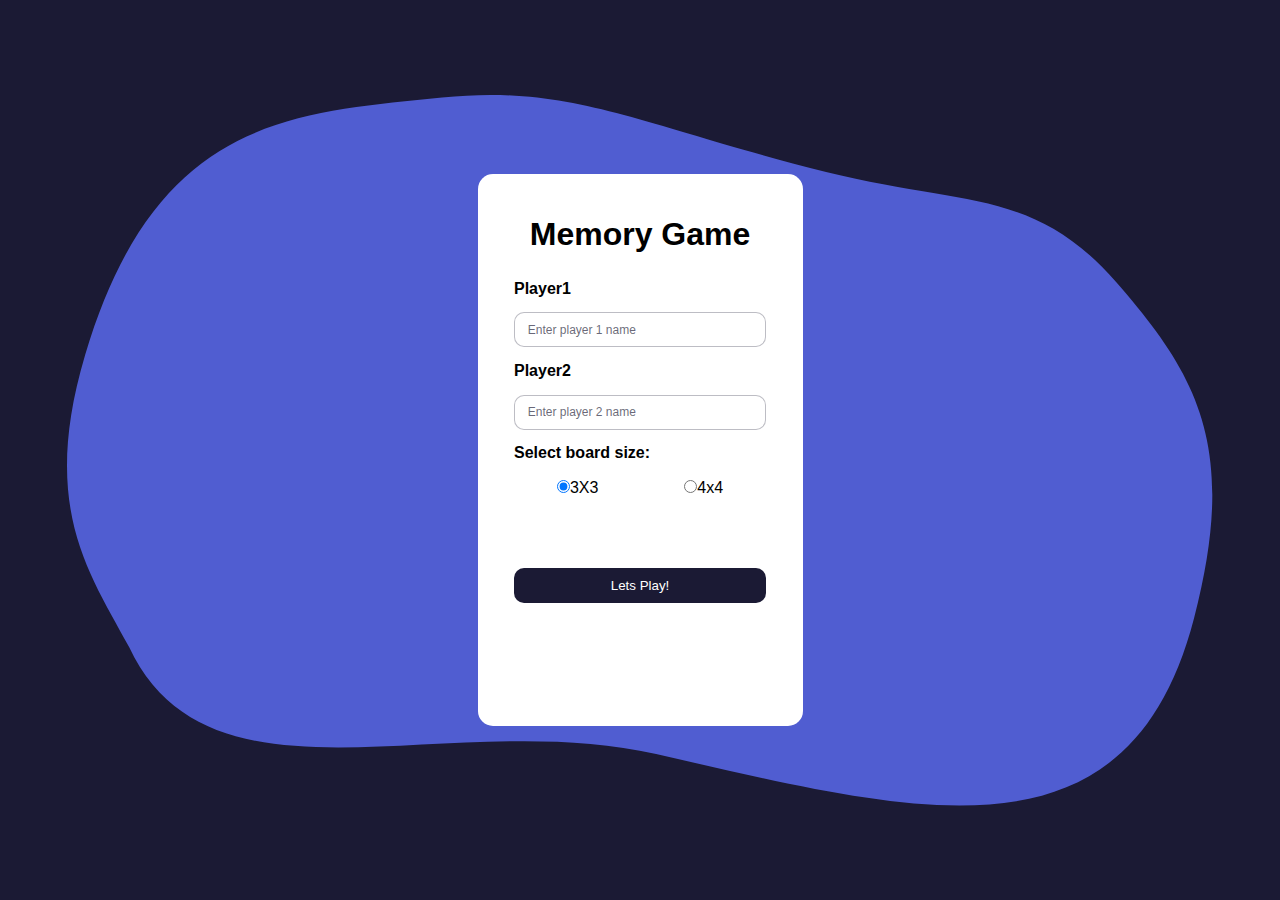
<file: index.html>
<!DOCTYPE html>
<html lang="en">
  <head>
    <link rel="stylesheet" href="style.css" />
    <title>Game</title>
    <meta name="msvalidate.01" content="7300CC4666C5CCBBE53FA1268AFEE055" />
  </head>
  <body>
    <div class="root">
      <svg width="1146" height="712" viewBox="0 0 1146 712" fill="none" xmlns="http://www.w3.org/2000/svg">
        <path d="M18.1057 261.061C-27.0422 413.087 21.6057 478.061 62.1057 553.061C143.101 725.561 381.501 612.4 589.101 660C848.601 719.5 1061.25 778.428 1127.1 524C1171.1 354 1131.6 282.5 1049.1 188C966.601 93.5 895.101 112 759.101 78C574.604 31.876 505.101 -10 375.106 3.56072C226.413 19.072 89.1006 22.0001 18.1057 261.061Z" fill="#505DD1"/>
        </svg>        
      <div class="info-wraper">
        <h1>Memory Game</h1>
        <div class="labelWrapper">
          <label class="label-text" for="namePlayer1">
            <span class="label-title">Player1</span>
            <input class="input-text" onfocus="this.value=''" type="text" value="Enter player 1 name" />
          </label>
          <label class="label-text"  for="namePlayer2"></label>
            <span class="label-title">Player2</span>
            <input class="input-text" onfocus="this.value=''" type="text" value="Enter player 2 name" />
          </label>
          <span class="label-title">Select board size:</span>
          <div class="radioWrapper">
            <span class="input-label">
            <input class="input-radio"  type="radio" id="3" name="size" value="3" checked="checked">3X3</input>
           
            
          </span>
          <span class="input-label">
            <input class="input-radio" type="radio" id="4" name="size" value="4">4x4</input>
            </span>
          </div>
        </div>
        <button class="submit" type="submit">Lets Play!</button>
      </div>
  
    </div>
    <script type="module" src="index.js"></script>
    <script type="module" src="./utils/Player.mjs"></script>
  </body>
</html>
</file>
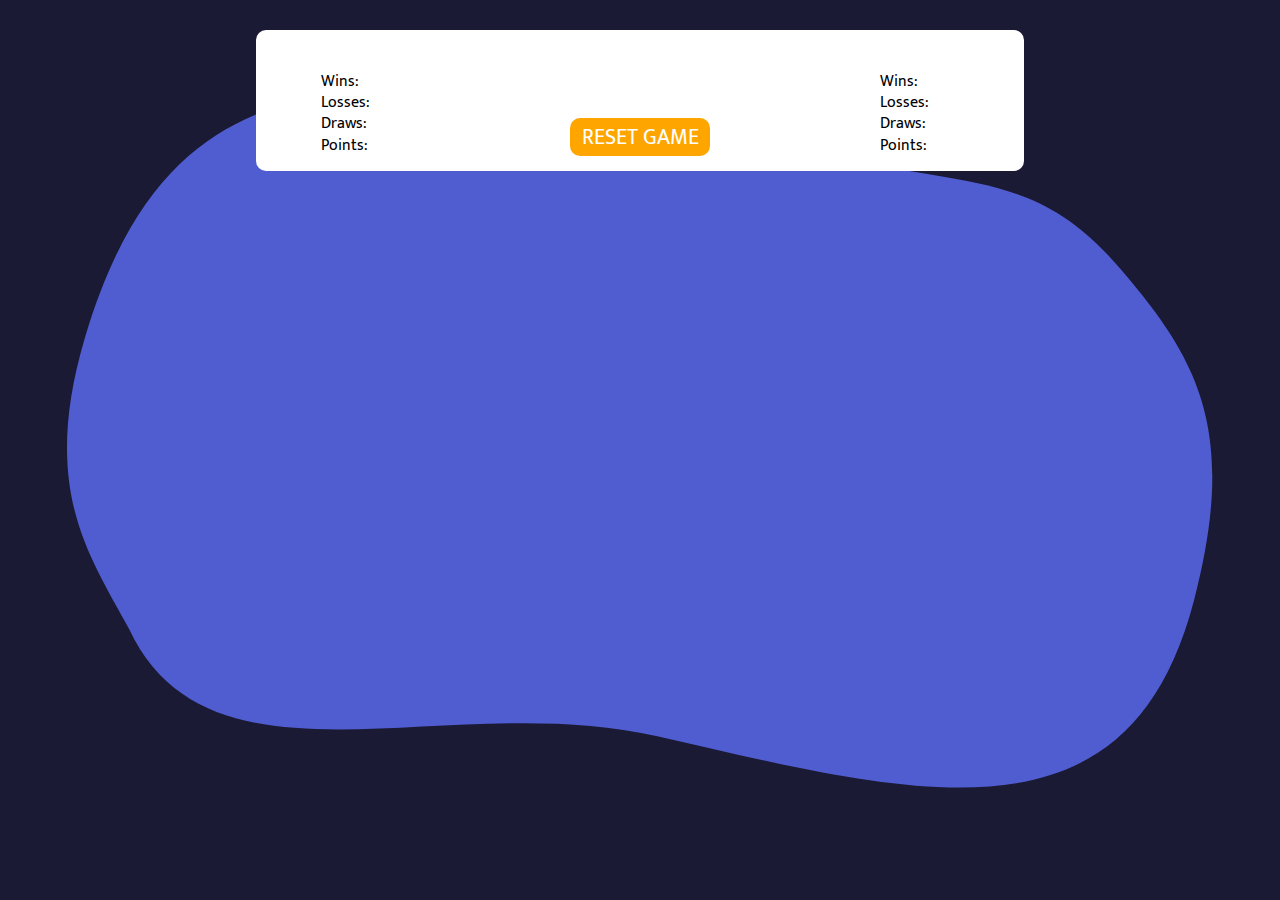
<file: pages/game.html>
<!DOCTYPE html>
<html lang="en">
  <head>
    <meta charset="UTF-8" />
    <link rel="stylesheet" href="game.css" />
    <title>Lets Play!</title>
  </head>
  <body>
    <div class="root">
      <svg
        width="1146"
        height="712"
        viewBox="0 0 1146 712"
        fill="none"
        xmlns="http://www.w3.org/2000/svg"
      >
        <path
          d="M18.1057 261.061C-27.0422 413.087 21.6057 478.061 62.1057 553.061C143.101 725.561 381.501 612.4 589.101 660C848.601 719.5 1061.25 778.428 1127.1 524C1171.1 354 1131.6 282.5 1049.1 188C966.601 93.5 895.101 112 759.101 78C574.604 31.876 505.101 -10 375.106 3.56072C226.413 19.072 89.1006 22.0001 18.1057 261.061Z"
          fill="#505DD1"
        />
      </svg>
      <div class="game-wrapper">
        <div class="game-info">
          <div class="player player1-info">
            <h3 class="player1-h3"></h3>
            <span class="score-info"
              >Wins:<span class="score player1-wins"></span
            ></span>
            <span class="score-info"
              >Losses:<span class="score player1-losses"></span
            ></span>
            <span class="score-info"
              >Draws:<span class="score player1-draws"></span
            ></span>
            <span class="score-info"
              >Points:<span class="score player1-points"></span
            ></span>
          </div>
          <div class="turnAndButton">
            <span class="turn"> </span>
            <button class="reset">RESET GAME</button>
          </div>
          <div class="player player2-info">
            <h3 class="player2-h3"></h3>
            <span class="score-info"
              >Wins:<span class="score player2-wins"></span
            ></span>
            <span class="score-info"
              >Losses:<span class="score player2-losses"></span
            ></span>
            <span class="score-info"
              >Draws:<span class="score player2-draws"></span
            ></span>
            <span class="score-info"
              >Points:<span class="score player2-points"></span
            ></span>
          </div>
        </div>
        <div class="board"></div>
      </div>
    </div>
  </body>
  <script type="module" src="game.js"></script>
  <script type="module" src="../data/cards.mjs"></script>
  <script type="module" src="../utils/Card.mjs"></script>
  <script type="module" src="../utils/Board.mjs"></script>
  <script type="module" src="../utils/Player.mjs"></script>
</html>
</file>
<file: style.css>
* {
  box-sizing: border-box;
  margin: 0;
  padding: 0;
  font-family: "Roboto", sans-serif;
}
svg {
  position: absolute;
  height: 100%;
}
.root {
  height: 100vh;
  background-color: #1b1a34;
  display: flex;
  justify-content: center;
  align-items: center;
  line-height: 134.69%;
  overflow-y: auto;
}

.info-wraper {
  display: flex;
  position: absolute;
  flex-direction: column;
  align-items: center;
  background-color: #ffffff;
  height: 552px;
  width: 325px;
  border-radius: 15px;
  padding-top: 50px;
  z-index: 1;
}

.labelWrapper {
  display: flex;
  flex-direction: column;
  padding-top: 20px;
  height: 200px;
}

.label-text {
  display: flex;
  flex-direction: column;
}

.input-text {
  width: 252px;
  height: 35px;
  border-radius: 10px;
  border: 1px solid rgba(27, 26, 52, 0.29);
  padding: 0.8rem;
  font-size: 12px;
  line-height: 120%;
  color: rgba(27, 26, 52, 0.67);
}

.input-text:focus {
  outline: none;
  border-color: blue;
}

.label-title {
  font-weight: bold;
  margin: 0.8rem 0;
}

.input-label {
  margin: auto;
}
.radioWrapper {
  display: flex;
  justify-content: center;
}

.submit {
  margin: auto;
  width: 252px;
  height: 35px;
  border-radius: 10px;
  border: none;
  cursor: pointer;
  background-color: #1b1a34;
  color: white;

  transition: background 0.8s;
}

.submit:active {
  opacity: 0.8;
  background-size: 100%;
  transition: background 0s;
  outline: none;
}
.submit:hover {
  outline: none;
  background-color: #505dd1;
}
.submit:focus {
  outline: none;
}
</file>
<file: pages/game.css>
@import url("https://fonts.googleapis.com/css2?family=Mukta:wght@300&display=swap");
@import url("https://fonts.googleapis.com/css2?family=Fredoka+One&display=swap");
* {
  box-sizing: border-box;
  margin: 0;
  padding: 0;
  font-family: "Mukta", sans-serif;
}

.root {
  height: 100vh;
  background-color: #1b1a34;
  display: flex;
  justify-content: center;
  padding-top: 30px;
  line-height: 134.69%;
  overflow-y: auto;
}

svg {
  position: absolute;
  height: 100%;
  top: -2%;
}

.game-wrapper {
  width: 60vw;
  height: 85vh;

  z-index: 1;
  border-radius: 10px;
  display: flex;
  flex-direction: column;
  font-family: "Fredoka One", cursive;
}

.turnAndButton {
  display: flex;
  flex-direction: column;
  align-items: center;
}
.reset {
  margin-top: auto;
  color: white;
  background-color: orange;
  border: none;
  cursor: pointer;
  transition: background 0.8s;
  width: 140px;
  height: 38px;
  border-radius: 10px;
  font-size: 1.4rem;
}

.reset:active {
  opacity: 0.8;
  background-size: 100%;
  transition: background 0s;
  outline: none;
}
.reset:hover {
  outline: none;
  background-color: #505dd1;
}
.reset:focus {
  outline: none;
}

.turn {
  font-family: "Fredoka One", cursive;
  font-size: 3rem;
  display: flex;
  justify-content: center;
  color: rgb(80, 93, 209);
  width: 380px;
  padding-top: 1%;
}

.player2-h3,
.player1-h3 {
  font-size: 2rem;
  margin: 0.8rem;
}

.game-info {
  display: flex;
  width: 100%;
  justify-content: space-between;
  padding: 15px;
  background-color: white;
  border-radius: 10px;
}

.player {
  display: flex;
  flex-direction: column;
  margin: auto;
  align-items: center;
}
.score-info {
  width: 80px;
  display: flex;
  justify-content: space-between;
}

.board {
  width: 100%;
  padding: 10px;
  justify-content: center;
  perspective: 1000px;
  display: grid;
  grid-gap: 1%;
}

.card {
  height: 100px;
  width: 100px;

  border-radius: 10px;
  position: relative;
  box-shadow: 1px 1px 1px rgba(0, 0, 0, 0.3);
  transform: scale(1);
  transform-style: preserve-3d;
  transition: transform 0.5s;
}

.card:active {
  transform: scale(0.97);
  transition: transform 0.2s;
}
.card.flip {
  transform: rotateY(180deg);
}

.card-back,
.card-front {
  width: 100%;
  height: 100%;
  padding: 20px;
  position: absolute;
  border-radius: 10px;
  background: #1b1a34;
  backface-visibility: hidden;
}
.card-back {
  color: white;
}
.card-front {
  transform: rotateY(180deg);
}
</file>
